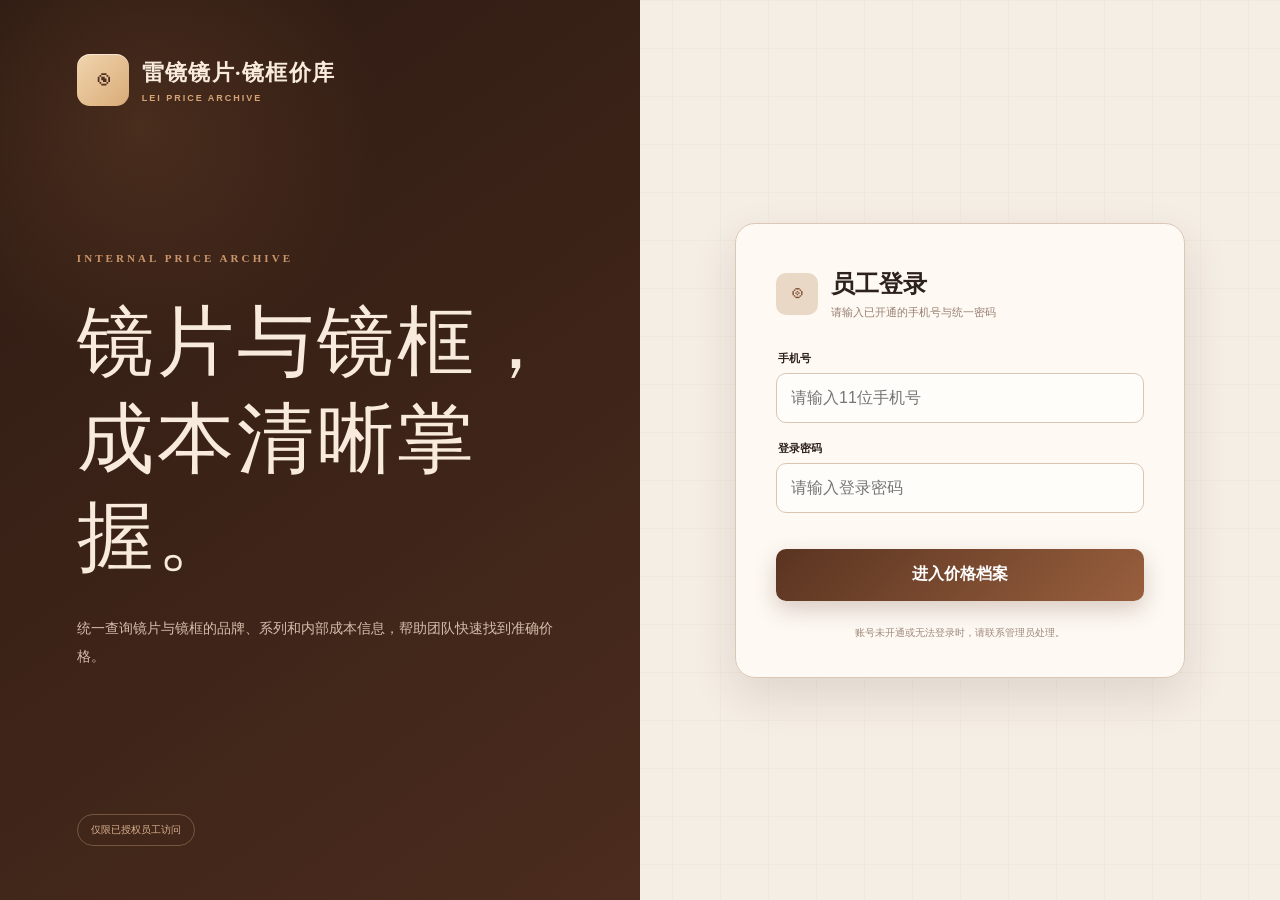
<file: lens/index.html>
<!doctype html>
<html lang="zh-CN">
<head>
  <meta charset="utf-8">
  <meta name="viewport" content="width=device-width,initial-scale=1,viewport-fit=cover">
  <meta name="theme-color" content="#3b2419">
  <title>雷镜镜片·镜框价库</title>
  <meta name="description" content="雷镜内部镜片与镜框成本价查询">
  <link rel="stylesheet" href="./styles.css">
</head>
<body>
  <main id="loginView" class="login-page">
    <section class="login-intro">
      <div class="login-brand">
        <span class="logo-mark">◉</span>
        <span><strong>雷镜镜片·镜框价库</strong><small>LEI PRICE ARCHIVE</small></span>
      </div>
      <div class="login-copy">
        <p class="eyebrow">INTERNAL PRICE ARCHIVE</p>
        <h1>镜片与镜框，<br>成本清晰掌握。</h1>
        <p>统一查询镜片与镜框的品牌、系列和内部成本信息，帮助团队快速找到准确价格。</p>
      </div>
      <span class="security-note">仅限已授权员工访问</span>
    </section>
    <section class="login-panel">
      <form id="loginForm" class="login-card">
        <div class="login-title">
          <span class="lock-mark">⌾</span>
          <div><h2>员工登录</h2><p>请输入已开通的手机号与统一密码</p></div>
        </div>
        <label>
          <span>手机号</span>
          <input id="phoneInput" inputmode="numeric" autocomplete="username" maxlength="11" placeholder="请输入11位手机号" required>
        </label>
        <label>
          <span>登录密码</span>
          <input id="passwordInput" type="password" autocomplete="current-password" placeholder="请输入登录密码" required>
        </label>
        <p id="loginError" class="form-error" role="alert"></p>
        <button id="loginButton" type="submit">进入价格档案</button>
        <p class="login-help">账号未开通或无法登录时，请联系管理员处理。</p>
      </form>
    </section>
  </main>

  <main id="catalogView" class="catalog-page" hidden>
    <header class="topbar">
      <div class="topbar-brand">
        <span class="logo-mark">◉</span>
        <span><strong>雷镜镜片·镜框价库</strong><small>内部批发价与成本档案</small></span>
      </div>
      <div class="topbar-actions">
        <span id="currentUser" class="user-chip"></span>
        <button id="logoutButton" class="logout-button" type="button">退出</button>
      </div>
    </header>

    <div class="catalog-shell">
      <section class="catalog-hero">
        <div><strong>雷镜内部成本价格档案</strong><span id="catalogSummary">正在读取受保护的价格数据…</span></div>
        <b>持续更新</b>
      </section>

      <nav class="catalog-tabs" aria-label="价库一级分类">
        <button type="button" class="selected" data-catalog-view="lens" aria-pressed="true">
          <span class="catalog-tab-icon" aria-hidden="true">◉</span>
          <span><strong>镜片成本价</strong><small>品牌、系列、折射率与膜层</small></span>
          <i>进入查询</i>
        </button>
        <button type="button" data-catalog-view="frame" aria-pressed="false">
          <span class="catalog-tab-icon" aria-hidden="true">▢</span>
          <span><strong>镜框成本价</strong><small>品牌、系列与参考成本</small></span>
          <i>进入查询</i>
        </button>
      </nav>

      <section id="lensSection" class="catalog-section">

      <section class="search-panel">
        <div class="search-mode" aria-label="搜索方式">
          <button type="button" data-mode="fuzzy" class="selected">模糊搜索</button>
          <button type="button" data-mode="exact">精准搜索</button>
        </div>
        <label class="search-box">
          <span>⌕</span>
          <input id="searchInput" placeholder="可输入：尼康 控优点 1.67，或东海 LTN 1.67">
          <button id="searchButton" type="button">搜索</button>
        </label>
        <button id="filterToggle" class="filter-toggle" type="button">分类筛选 <i id="filterCount">0</i></button>
      </section>
      <p id="searchGuidance" class="search-guidance">多个关键词会组合匹配品牌、名称、系列、膜层、使用场景与型号。</p>

      <section class="brand-nav" aria-label="镜片品牌一级目录">
        <div class="brand-nav-head">
          <span>一级目录</span>
          <div><strong>镜片品牌</strong><small>先选择品牌，再进入对应的产品体系</small></div>
        </div>
        <div id="brandOptions" class="brand-options"></div>
      </section>

      <section class="group-nav">
        <strong id="groupTitle">全部产品体系</strong>
        <div id="groupOptions" class="group-options"></div>
      </section>

      <section id="filterPanel" class="filter-panel">
        <div class="filter-panel-head">
          <div><strong>组合筛选</strong><small>可以同时选择产品家族、折射率、膜层和供货方式</small></div>
          <button id="resetFilters" type="button">清除全部</button>
        </div>
        <div class="filter-grid">
          <label>产品家族<select id="familyFilter"></select></label>
          <label>具体系列<select id="seriesFilter"></select></label>
          <label>折射率<select id="indexFilter"></select></label>
          <label>膜层<select id="coatingFilter"></select></label>
          <label>供货方式<select id="supplyFilter"></select></label>
        </div>
      </section>

      <section class="result-panel">
        <div class="result-head">
          <div><strong>查询结果</strong><span id="resultSummary"></span></div>
          <div class="result-actions">
            <label class="price-sort">
              <span>价格排序</span>
              <select id="priceSort">
                <option value="">默认排序</option>
                <option value="cost_price:asc">成本价：最低 → 最高</option>
                <option value="cost_price:desc">成本价：最高 → 最低</option>
                <option value="retail_price:asc">建议零售价：最低 → 最高</option>
                <option value="retail_price:desc">建议零售价：最高 → 最低</option>
              </select>
            </label>
            <span id="loadingState" class="loading-state">读取中…</span>
          </div>
        </div>
        <div class="table-wrap">
          <table>
            <thead>
              <tr>
                <th>品牌</th><th>产品名称 / 型号</th><th>折射率</th><th>设计 / 供货</th>
                <th>膜层</th><th>批发价</th><th class="cost-head">成本价</th><th>建议零售价</th>
              </tr>
            </thead>
            <tbody id="resultRows"></tbody>
          </table>
        </div>
        <div id="emptyState" class="empty-state" hidden>没有符合条件的产品，请减少筛选条件或切换到模糊搜索。</div>
        <nav id="pagination" class="pagination" aria-label="结果分页"></nav>
      </section>
      </section>

      <section id="frameSection" class="catalog-section" hidden>
        <section class="search-panel frame-search-panel">
          <label class="search-box">
            <span>⌕</span>
            <input id="frameSearchInput" placeholder="可输入镜框品牌、系列、材质或备注">
            <button id="frameSearchButton" type="button">搜索</button>
          </label>
          <button id="resetFrameFilters" class="filter-toggle frame-reset" type="button">清除筛选</button>
        </section>
        <p class="search-guidance">镜框按品牌和系列快速查找；成本可记录单价，也可以记录一个参考区间。</p>

        <section class="brand-nav" aria-label="镜框品牌一级目录">
          <div class="brand-nav-head">
            <span>一级目录</span>
            <div><strong>镜框品牌</strong><small>先选择品牌，再查看该品牌的系列与参考成本</small></div>
          </div>
          <div id="frameBrandOptions" class="brand-options"></div>
        </section>

        <section class="group-nav frame-series-nav">
          <strong id="frameSeriesTitle">全部镜框系列</strong>
          <div id="frameSeriesOptions" class="group-options"></div>
        </section>

        <section id="frameReadyState" class="frame-ready-state" hidden>
          <div class="frame-ready-copy">
            <span>镜框栏目已就绪</span>
            <strong>数据按“品牌 → 系列 → 参考成本”录入</strong>
            <p>您后续给我品牌、系列和大致成本价即可；若有材质、定位或备注，也可以一并展示。</p>
          </div>
          <div class="frame-structure" aria-label="镜框价库信息结构">
            <div><small>一级分类</small><b>镜框品牌</b></div>
            <i>→</i>
            <div><small>二级分类</small><b>具体系列</b></div>
            <i>→</i>
            <div><small>核心信息</small><b>参考成本价</b></div>
          </div>
        </section>

        <section class="result-panel frame-result-panel">
          <div class="result-head">
            <div><strong>镜框查询结果</strong><span id="frameResultSummary"></span></div>
            <label class="price-sort">
              <span>成本排序</span>
              <select id="framePriceSort">
                <option value="">默认排序</option>
                <option value="asc">成本价：最低 → 最高</option>
                <option value="desc">成本价：最高 → 最低</option>
              </select>
            </label>
          </div>
          <div class="table-wrap">
            <table class="frame-table">
              <thead>
                <tr>
                  <th>品牌</th><th>系列</th><th>定位 / 描述</th><th>材质</th>
                  <th class="cost-head">参考成本价</th><th>备注</th><th>更新时间</th>
                </tr>
              </thead>
              <tbody id="frameResultRows"></tbody>
            </table>
          </div>
          <div id="frameEmptyState" class="empty-state" hidden>没有符合条件的镜框系列，请减少筛选条件或清除搜索。</div>
          <nav id="framePagination" class="pagination" aria-label="镜框结果分页"></nav>
        </section>
      </section>
    </div>
  </main>

  <script src="./app.js"></script>
</body>
</html>
</file>
<file: lens/styles.css>
:root {
  --ink: #2d211b;
  --muted: #846f61;
  --brand: #815333;
  --brand-dark: #3b2419;
  --brand-deep: #4b3021;
  --paper: #f5eee5;
  --surface: #fffaf4;
  --line: #dcc9b8;
  --cost: #7a2e1d;
  --shadow: 0 18px 45px rgba(62, 37, 24, .12);
}
* { box-sizing: border-box; }
html { min-width: 320px; background: var(--paper); color: var(--ink); font-family: Inter, "PingFang SC", "Microsoft YaHei", sans-serif; }
body { margin: 0; min-height: 100vh; background:
  linear-gradient(rgba(116, 79, 51, .035) 1px, transparent 1px),
  linear-gradient(90deg, rgba(116, 79, 51, .028) 1px, transparent 1px),
  var(--paper); background-size: 48px 48px; }
button, input, select { font: inherit; }
button { -webkit-tap-highlight-color: transparent; }
[hidden] { display: none !important; }

.login-page { min-height: 100vh; display: grid; grid-template-columns: minmax(390px, 1fr) minmax(500px, 1fr); }
.login-intro { min-height: 100vh; padding: 54px clamp(40px, 6vw, 110px); display: flex; flex-direction: column; background:
  radial-gradient(circle at 22% 14%, rgba(176, 117, 71, .18), transparent 26%),
  linear-gradient(145deg, #2d1a12, #4b2c1e); color: #f8eadc; }
.login-brand, .topbar-brand { display: flex; align-items: center; gap: 13px; }
.logo-mark { width: 52px; height: 52px; display: grid; place-items: center; border-radius: 13px; background: linear-gradient(135deg,#f1d5ae,#d9ab78); color: #4f2f20; font-size: 28px; box-shadow: inset 0 1px rgba(255,255,255,.55); }
.login-brand strong, .topbar-brand strong { display: block; font-family: Georgia, "Noto Serif SC", serif; font-size: 22px; letter-spacing: .06em; }
.login-brand small, .topbar-brand small { display: block; margin-top: 5px; color: #d6a477; font-size: 9px; font-weight: 800; letter-spacing: .22em; }
.login-copy { margin: auto 0; max-width: 620px; }
.eyebrow { color: #cb956b !important; font-family: Georgia,serif; font-size: 11px !important; font-weight: 800; letter-spacing: .28em; }
.login-copy h1 { margin: 25px 0 28px; font-family: Georgia, "Noto Serif SC", serif; font-size: clamp(48px, 6vw, 84px); font-weight: 400; line-height: 1.27; letter-spacing: .04em; }
.login-copy > p { color: #d5bdac; font-size: 14px; line-height: 2; }
.security-note { width: max-content; padding: 8px 13px; border: 1px solid rgba(218,174,133,.35); border-radius: 20px; color: #d9b28f; font-size: 10px; }
.login-panel { min-height: 100vh; padding: 44px; display: grid; place-items: center; }
.login-card { width: min(100%, 450px); padding: 44px 40px 37px; border: 1px solid #dac7b6; border-radius: 20px; background: rgba(255,250,245,.94); box-shadow: var(--shadow); }
.login-title { margin-bottom: 31px; display: flex; gap: 13px; align-items: center; }
.lock-mark { width: 42px; height: 42px; display: grid; place-items: center; border-radius: 10px; background: #ead8c7; color: #815333; font-size: 23px; }
.login-title h2 { margin: 0; font-family: Georgia,"Noto Serif SC",serif; font-size: 24px; }
.login-title p { margin: 5px 0 0; color: #988172; font-size: 11px; }
.login-card label { display: block; margin-top: 18px; }
.login-card label > span { display: block; margin: 0 0 7px 2px; font-size: 11px; font-weight: 800; }
.login-card input { width: 100%; height: 50px; padding: 0 14px; border: 1px solid #dac5b2; border-radius: 10px; outline: none; background: #fffdfa; }
.login-card input:focus { border-color: #a56f4a; box-shadow: 0 0 0 3px rgba(165,111,74,.12); }
.form-error { min-height: 18px; margin: 12px 0 0; color: #a33d28; font-size: 11px; }
#loginButton { width: 100%; height: 52px; margin-top: 6px; border: 0; border-radius: 10px; background: linear-gradient(135deg,#5a3421,#985f3d); color: #fff; cursor: pointer; font-weight: 800; box-shadow: 0 9px 22px rgba(80,45,28,.22); }
#loginButton:disabled { opacity: .58; cursor: wait; }
.login-help { margin: 25px 0 0; color: #9e897c; font-size: 10px; text-align: center; }

.catalog-page { min-height: 100vh; }
.topbar { min-height: 74px; padding: 11px clamp(16px,4vw,58px); display: flex; align-items: center; justify-content: space-between; gap: 20px; border-bottom: 1px solid #d9c4b2; background: rgba(255,250,244,.91); backdrop-filter: blur(15px); position: sticky; top: 0; z-index: 20; }
.topbar-brand { min-width: 265px; gap: 16px; }
.topbar-brand > span:last-child { min-width: 168px; display: flex; flex-direction: column; justify-content: center; text-align: center; }
.topbar .logo-mark { width: 46px; height: 46px; border-radius: 11px; font-size: 24px; }
.topbar-brand strong { font-size: 20px; line-height: 1.2; letter-spacing: .08em; }
.topbar-brand small { margin-top: 5px; color: #91684a; font-size: 11px; line-height: 1.25; letter-spacing: .08em; }
.topbar-actions { display: flex; align-items: center; gap: 9px; }
.user-chip { padding: 8px 11px; border-radius: 18px; background: #eee2d7; color: #725442; font-size: 10px; }
.logout-button { height: 34px; padding: 0 13px; border: 1px solid #d6bfaa; border-radius: 8px; background: #fffaf4; color: #6e5342; cursor: pointer; }
.catalog-shell { width: min(1540px, calc(100% - 32px)); margin: 0 auto; padding: 28px 0 48px; }
.catalog-hero { padding: 18px 22px; display: flex; justify-content: space-between; align-items: center; border: 1px solid #d7b793; border-left: 5px solid #b2784e; border-radius: 12px; background: linear-gradient(120deg,#fff9f1,#f0dfcc); box-shadow: 0 8px 20px rgba(79,48,29,.06); }
.catalog-hero strong { display: block; font-family: Georgia,"Noto Serif SC",serif; font-size: 17px; }
.catalog-hero span { display: block; margin-top: 5px; color: #8b6e5b; font-size: 11px; }
.catalog-hero b { padding: 7px 11px; border: 1px solid #d8b38c; border-radius: 17px; color: #7d563b; font-size: 10px; }
.catalog-tabs { margin-top: 18px; display: grid; grid-template-columns: 1fr 1fr; gap: 12px; }
.catalog-tabs button { min-height: 82px; padding: 14px 17px; display: grid; grid-template-columns: auto 1fr auto; align-items: center; gap: 13px; border: 1px solid #d8c1ad; border-radius: 13px; background: rgba(255,250,244,.94); color: #725b4d; cursor: pointer; text-align: left; box-shadow: 0 7px 18px rgba(73,44,28,.05); }
.catalog-tabs button:hover { border-color: #b68561; transform: translateY(-1px); }
.catalog-tabs button.selected { border-color: #5a3522; background: linear-gradient(135deg,#4a2c1d,#8a5737); color: #fffaf4; box-shadow: 0 10px 24px rgba(74,44,29,.22); }
.catalog-tab-icon { width: 42px; height: 42px; display: grid; place-items: center; border-radius: 11px; background: #ead7c5; color: #6f442c; font-size: 22px; }
.catalog-tabs button.selected .catalog-tab-icon { background: rgba(255,255,255,.14); color: #f5d8bc; }
.catalog-tabs strong, .catalog-tabs small { display: block; }
.catalog-tabs strong { font-family: Georgia,"Noto Serif SC",serif; font-size: 17px; }
.catalog-tabs small { margin-top: 5px; color: #957d6c; font-size: 10px; }
.catalog-tabs button.selected small { color: #e5cbb6; }
.catalog-tabs i { color: #9b785f; font-size: 9px; font-style: normal; font-weight: 800; }
.catalog-tabs button.selected i { color: #f0d6bf; }
.catalog-section { animation: catalog-in .2s ease-out; }
@keyframes catalog-in { from { opacity: 0; transform: translateY(4px); } to { opacity: 1; transform: none; } }
.search-panel { margin-top: 18px; display: grid; grid-template-columns: auto minmax(260px,1fr) auto; gap: 10px; }
.frame-search-panel { grid-template-columns: minmax(260px,1fr) auto; }
.frame-reset { min-height: 48px; font-weight: 800; }
.search-mode { display: flex; border: 1px solid #dcc5b2; border-radius: 10px; background: #fffaf4; overflow: hidden; }
.search-mode button { padding: 0 17px; border: 0; background: transparent; color: #786557; cursor: pointer; font-size: 11px; }
.search-mode button.selected { background: #8c5b3a; color: #fff; font-weight: 800; }
.search-box { height: 48px; padding-left: 14px; display: flex; align-items: center; border: 1px solid #d8c4b2; border-radius: 10px; background: #fffaf4; }
.search-box > span { color: #a18b7a; font-size: 22px; }
.search-box input { min-width: 0; height: 100%; flex: 1; padding: 0 10px; border: 0; outline: 0; background: transparent; }
.search-box button { height: 38px; margin-right: 5px; padding: 0 23px; border: 0; border-radius: 7px; background: #805133; color: #fff; cursor: pointer; }
.filter-toggle { padding: 0 15px; border: 1px solid #d8c4b2; border-radius: 10px; background: #fffaf4; color: #604b3d; cursor: pointer; }
.filter-toggle i { min-width: 18px; height: 18px; margin-left: 5px; display: inline-grid; place-items: center; border-radius: 10px; background: #815333; color: #fff; font-size: 9px; font-style: normal; }
.search-guidance { margin: 8px 2px 15px; color: #8b7769; font-size: 10px; }

.brand-nav { padding: 16px 18px 18px; border: 1px solid #caa27e; border-left: 4px solid #815333; border-radius: 12px; background: linear-gradient(135deg,rgba(255,250,244,.98),rgba(239,220,200,.72)); box-shadow: 0 9px 24px rgba(76,48,31,.08); }
.brand-nav-head { margin-bottom: 13px; display: flex; align-items: center; gap: 11px; }
.brand-nav-head > span { padding: 5px 9px; border-radius: 6px; background: #815333; color: #fffaf4; font-size: 10px; font-weight: 800; letter-spacing: .08em; }
.brand-nav-head > div { display: flex; align-items: baseline; gap: 10px; }
.brand-nav-head strong { color: #3c2418; font-size: 15px; }
.brand-nav-head small { color: #8a6e5a; font-size: 10px; }
.brand-options, .group-options { display: flex; flex-wrap: wrap; gap: 8px; }
.brand-options button { min-height: 43px; padding: 8px 12px 8px 14px; display: flex; align-items: center; gap: 9px; border: 1px solid #d8c2ad; border-radius: 9px; background: rgba(255,253,250,.94); color: #513b2c; cursor: pointer; font-size: 12px; font-weight: 800; }
.brand-options button.selected { border-color: #553320; background: linear-gradient(135deg,#4a2c1d,#815333); color: #fffaf4; box-shadow: 0 7px 15px rgba(74,44,29,.22); }
.brand-options small, .group-options small { padding: 3px 6px; border-radius: 10px; background: #eee2d7; color: #806b5c; font-size: 9px; font-weight: 600; }
.brand-options button.selected small { background: rgba(255,255,255,.16); color: #f9e8d8; }
.pending-chip { min-height: 43px; padding: 0 15px; display: inline-flex; align-items: center; border: 1px dashed #c9a687; border-radius: 9px; background: rgba(255,253,250,.7); color: #8a6c58; font-size: 11px; font-weight: 800; }
.group-nav { margin: 14px 0; display: grid; grid-template-columns: 115px 1fr; align-items: center; gap: 10px; }
.group-nav > strong { color: #665448; font-size: 11px; }
.group-options button { padding: 7px 10px; border: 1px solid #dfd1c3; border-radius: 8px; background: #fffaf4; color: #5f5046; cursor: pointer; font-size: 10px; }
.group-options button.selected { border-color: #815333; background: #f2e4d6; color: #815333; }

.filter-panel { margin-bottom: 17px; padding: 16px 18px 18px; border: 1px solid #dfd0c1; border-radius: 11px; background: #fffaf4; }
.filter-panel-head { margin-bottom: 13px; display: flex; justify-content: space-between; align-items: center; }
.filter-panel-head strong { display: block; font-size: 13px; }
.filter-panel-head small { display: block; margin-top: 3px; color: #927f71; font-size: 9px; }
.filter-panel-head button { min-width: 92px; height: 36px; padding: 0 16px; border: 1px solid #d5baa2; border-radius: 8px; background: #f5e7d9; color: #704b34; cursor: pointer; font-size: 11px; font-weight: 800; }
.filter-panel-head button:hover { border-color: #a97958; background: #eddbc9; color: #593522; }
.filter-grid { display: grid; grid-template-columns: repeat(5,minmax(130px,1fr)); gap: 11px; }
.filter-grid label { color: #6d584a; font-size: 10px; font-weight: 800; }
.filter-grid select { width: 100%; height: 39px; margin-top: 6px; padding: 0 10px; border: 1px solid #dbc8b7; border-radius: 8px; outline: 0; background: #fffdfa; color: #4f3f34; }
.frame-ready-state { margin: 18px 0; padding: 24px; display: grid; grid-template-columns: minmax(250px,.8fr) minmax(450px,1.2fr); align-items: center; gap: 28px; border: 1px solid #d2ad8b; border-radius: 13px; background: linear-gradient(135deg,#fff9f1,#ead7c4); box-shadow: 0 10px 25px rgba(76,48,31,.08); }
.frame-ready-copy > span { display: inline-block; margin-bottom: 10px; padding: 5px 9px; border-radius: 15px; background: #815333; color: #fff; font-size: 9px; font-weight: 800; }
.frame-ready-copy strong { display: block; color: #3f281c; font-family: Georgia,"Noto Serif SC",serif; font-size: 19px; }
.frame-ready-copy p { margin: 9px 0 0; color: #7f6858; font-size: 11px; line-height: 1.8; }
.frame-structure { display: grid; grid-template-columns: 1fr auto 1fr auto 1fr; align-items: center; gap: 10px; }
.frame-structure div { min-height: 82px; padding: 13px; display: grid; place-content: center; border: 1px solid #d6b99e; border-radius: 10px; background: rgba(255,252,248,.82); text-align: center; }
.frame-structure small { color: #9a806d; font-size: 9px; }
.frame-structure b { margin-top: 7px; color: #5d3a27; font-size: 13px; }
.frame-structure i { color: #a77857; font-style: normal; font-weight: 900; }
.result-panel { border: 1px solid #dac8b8; border-radius: 12px; background: #fffaf4; box-shadow: 0 12px 31px rgba(72,44,29,.07); overflow: hidden; }
.result-head { min-height: 58px; padding: 12px 17px; display: flex; align-items: center; justify-content: space-between; border-bottom: 1px solid #e2d5ca; }
.result-head strong { display: block; font-size: 14px; }
.result-head span { display: block; margin-top: 4px; color: #927f72; font-size: 10px; }
.result-actions { display: flex; align-items: flex-end; gap: 12px; }
.price-sort { display: flex; align-items: center; gap: 8px; color: #725849; font-size: 10px; font-weight: 800; }
.price-sort span { margin: 0; color: #725849; white-space: nowrap; }
.price-sort select { height: 36px; min-width: 190px; padding: 0 30px 0 11px; border: 1px solid #d6c0ad; border-radius: 8px; outline: 0; background: #fffdfa; color: #533a2c; cursor: pointer; font-weight: 700; }
.price-sort select:focus { border-color: #8c5b3a; box-shadow: 0 0 0 3px rgba(140,91,58,.12); }
.loading-state { color: #8b654b !important; }
.table-wrap { overflow-x: auto; }
table { width: 100%; border-collapse: collapse; font-size: 10px; }
th { padding: 11px 10px; background: #f0e5da; color: #705b4d; text-align: left; white-space: nowrap; }
td { padding: 12px 10px; border-top: 1px solid #eadfd5; color: #5b4a40; vertical-align: top; }
tbody tr:hover { background: #fff9f2; }
.product-cell strong { display: block; max-width: 420px; color: #33251e; font-size: 11px; line-height: 1.5; }
.product-cell small { display: block; margin-top: 4px; color: #9a8678; line-height: 1.4; }
.brand-cell b { padding: 4px 7px; border-radius: 6px; background: #eee0d3; color: #724b31; white-space: nowrap; }
.money { text-align: right; white-space: nowrap; font-variant-numeric: tabular-nums; }
.cost-head { background: #6e3d27; color: #fff; }
.cost-cell { background: #fff0e6; color: var(--cost); font-size: 13px; font-weight: 900; }
.frame-cost-cell small { display: block; margin-top: 4px; color: #9b6b58; font-size: 9px; font-weight: 600; white-space: normal; }
.empty-state { padding: 46px 20px; color: #8d796b; text-align: center; font-size: 11px; }
.pagination { min-height: 52px; padding: 10px; display: flex; justify-content: center; align-items: center; gap: 5px; border-top: 1px solid #e5d9cf; }
.pagination button { min-width: 31px; height: 31px; border: 1px solid #ddcdbc; border-radius: 7px; background: #fffaf4; color: #6e584a; cursor: pointer; font-size: 10px; }
.pagination button.selected { border-color: #815333; background: #815333; color: #fff; }
.pagination button:disabled { opacity: .4; cursor: default; }

@media (max-width: 980px) {
  .filter-grid { grid-template-columns: repeat(3,minmax(130px,1fr)); }
  .search-panel { grid-template-columns: auto 1fr; }
  .frame-search-panel { grid-template-columns: 1fr auto; }
  .filter-toggle { min-height: 42px; grid-column: 1 / -1; }
  .frame-search-panel .filter-toggle { grid-column: auto; }
  .frame-ready-state { grid-template-columns: 1fr; }
}
@media (max-width: 760px) {
  .login-page { display: block; }
  .login-intro { min-height: auto; padding: 23px 20px 27px; }
  .login-copy { margin: 58px 0 45px; }
  .login-copy h1 { margin: 18px 0; font-size: 42px; }
  .login-panel { min-height: auto; padding: 30px 15px 54px; }
  .login-card { padding: 29px 23px; border-radius: 15px; }
  .topbar { position: static; padding: 11px 13px; }
  .topbar-brand { min-width: 0; gap: 10px; }
  .topbar-brand > span:last-child { min-width: 0; }
  .topbar .logo-mark { width: 42px; height: 42px; font-size: 22px; }
  .topbar-brand strong { font-size: 17px; }
  .topbar-brand small, .user-chip { display: none; }
  .catalog-shell { width: min(100% - 20px, 1540px); padding-top: 12px; }
  .catalog-hero { padding: 13px 14px; }
  .catalog-hero b { display: none; }
  .catalog-tabs { margin-top: 12px; gap: 8px; }
  .catalog-tabs button { min-height: 74px; padding: 11px; grid-template-columns: auto 1fr; gap: 9px; }
  .catalog-tabs i { display: none; }
  .catalog-tab-icon { width: 35px; height: 35px; border-radius: 9px; font-size: 18px; }
  .catalog-tabs strong { font-size: 14px; }
  .catalog-tabs small { font-size: 8px; line-height: 1.45; }
  .search-panel { display: flex; flex-direction: column; }
  .search-mode { min-height: 41px; }
  .search-mode button { flex: 1; }
  .brand-nav { padding: 14px; }
  .brand-nav-head { align-items: flex-start; }
  .brand-nav-head > div { display: block; }
  .brand-nav-head small { display: block; margin-top: 3px; }
  .brand-options button { min-height: 40px; }
  .group-nav { display: block; }
  .group-nav > strong { display: block; margin-bottom: 8px; }
  .frame-ready-state { padding: 18px 14px; gap: 18px; }
  .frame-ready-copy strong { font-size: 16px; }
  .frame-structure { gap: 5px; }
  .frame-structure div { min-height: 68px; padding: 8px 5px; }
  .frame-structure b { font-size: 11px; }
  .filter-grid { grid-template-columns: 1fr 1fr; }
  .result-panel { border-radius: 10px; overflow: visible; background: transparent; border: 0; box-shadow: none; }
  .result-head { margin-bottom: 9px; align-items: flex-start; gap: 12px; border: 1px solid #dac8b8; border-radius: 10px; background: #fffaf4; }
  .result-actions { align-items: flex-end; }
  .price-sort { display: block; }
  .price-sort span { margin: 0 0 4px; }
  .price-sort select { min-width: 168px; max-width: 50vw; }
  .table-wrap { overflow: visible; }
  table, tbody { display: block; }
  thead { display: none; }
  tbody { display: grid; gap: 9px; }
  tbody tr { display: grid; grid-template-columns: 1fr 1fr; border: 1px solid #dacab9; border-radius: 10px; background: #fffaf4; box-shadow: 0 7px 18px rgba(72,44,29,.06); overflow: hidden; }
  td { min-width: 0; padding: 9px 11px; display: flex; justify-content: space-between; gap: 10px; border-top: 1px solid #eee2d8; font-size: 10px; }
  td::before { content: attr(data-label); color: #998477; font-size: 9px; font-weight: 700; }
  .brand-cell, .product-cell { grid-column: 1 / -1; }
  .brand-cell { border-top: 0; }
  .product-cell { display: block; }
  .product-cell::before { display: none; }
  .money { text-align: left; }
  .cost-cell { font-size: 14px; }
  .pagination { margin-top: 10px; border: 1px solid #dac8b8; border-radius: 10px; background: #fffaf4; }
}
@media (max-width: 480px) {
  .login-brand strong { font-size: 18px; }
  .login-copy h1 { font-size: 36px; }
  .catalog-hero strong { font-size: 14px; }
  .catalog-tabs button { display: block; text-align: center; }
  .catalog-tab-icon { margin: 0 auto 7px; }
  .catalog-tabs small { display: none; }
  .search-box button { padding: 0 15px; }
  .frame-structure { grid-template-columns: 1fr; }
  .frame-structure i { transform: rotate(90deg); text-align: center; }
  .filter-grid { grid-template-columns: 1fr; }
  tbody tr { grid-template-columns: 1fr; }
  td, .brand-cell, .product-cell { grid-column: 1; }
}
</file>
